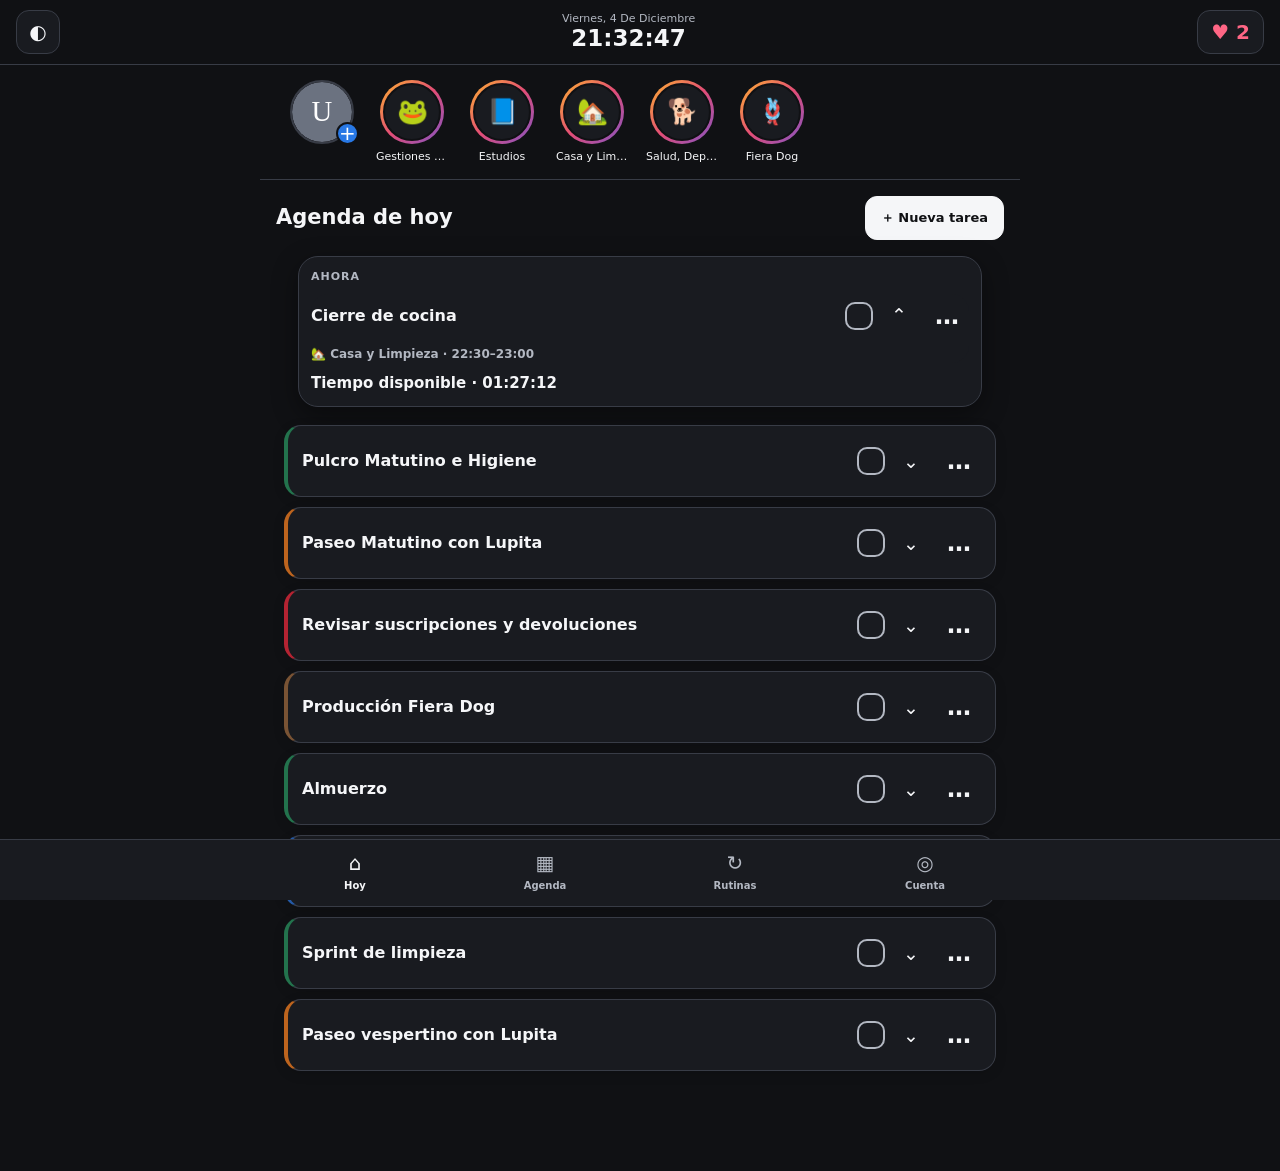
<file: index.html>
<!doctype html>
<html lang="es"><head><meta charset="utf-8"><meta name="viewport" content="width=device-width,initial-scale=1,viewport-fit=cover"><meta name="theme-color" content="#101114"><meta name="description" content="Agenda diaria, tareas prioritarias y rutinas semanales. Funciona sin conexión."><meta name="apple-mobile-web-app-capable" content="yes"><meta name="apple-mobile-web-app-status-bar-style" content="black-translucent"><link rel="icon" href="./icon.svg" type="image/svg+xml"><title>Enfoque Diario</title><link rel="manifest" href="./manifest.json"><link rel="stylesheet" href="./styles.css"></head>
<body><header class="topbar"><button id="themeToggleBtn" class="iconbtn" aria-label="Cambiar tema">◐</button><div class="brand"><small id="currentDateLabel">HOY</small><strong id="clockLabel">00:00:00</strong></div><button id="heartsBadge" class="heart" aria-label="Corazones">♥ <span id="heartsCount">2</span></button></header>
<main class="main">
<section id="view-today" class="view active" aria-label="Agenda de hoy"><div class="stories-wrap"><div class="stories" id="storiesBar" aria-label="Historias"></div></div><div class="section-head"><h1>Agenda de hoy</h1><button id="openNewTaskBtn" class="btn primary">＋ Nueva tarea</button></div><div id="tasksFeed" class="feed"></div></section>
<section id="view-week" class="view"><div class="page"><h1>Agenda semanal</h1><div id="weekAgenda" class="week-agenda"></div></div></section>
<section id="view-routines" class="view"><div class="page"><div class="section-head"><h1>Rutinas</h1><button id="addRoutineBtn" class="btn primary">＋ Hábito</button></div><div class="routinebox"><div class="routine-grid"><div class="routine-row"><div class="routine-cell name head">Hábito</div><div class="routine-cell head">L</div><div class="routine-cell head">M</div><div class="routine-cell head">X</div><div class="routine-cell head">J</div><div class="routine-cell head">V</div><div class="routine-cell head">S</div><div class="routine-cell head">D</div></div><div id="routinesBody" style="display:contents"></div></div></div></div></section>
<section id="view-account" class="view"><div class="page"><h1>Cuenta y ajustes</h1><div class="panel"><div class="profile"><img id="avatarPreview" class="avatar" alt="Foto de perfil"><div><label for="userNameInput">Nombre</label><input id="userNameInput" class="field" maxlength="40" placeholder="Tu nombre"></div></div><label class="btn">Cambiar foto<input id="avatarInput" type="file" accept="image/*" hidden></label><button id="saveProfileBtn" class="btn primary">Guardar perfil</button></div>
<div class="panel"><h2>Categorías</h2><div id="categorySettings"></div></div><div class="panel"><h2>Datos y sincronización</h2><button id="exportJsonBtn" class="btn">Exportar copia JSON</button><label class="btn">Importar JSON<input id="importJsonInput" type="file" accept=".json,application/json" hidden></label><input id="cloudEmailInput" class="field" type="email" autocomplete="email" placeholder="Correo para Magic Link"><button id="cloudLoginBtn" class="btn primary">Enviar enlace de acceso</button><button id="cloudLogoutBtn" class="btn" type="button">Cerrar sesión de nube</button><p id="cloudStatusText" class="muted" role="status" aria-live="polite">Almacenamiento local activo. La sincronización requiere configurar la clave pública de Supabase.</p><details><summary>Configurar Supabase</summary><p class="muted">Abre <code>js/supabase-config.js</code> y pega la URL de tu proyecto y la clave pública anon/publishable. Después ejecuta <code>supabase/schema.sql</code> en el SQL Editor de Supabase y añade la URL publicada de esta PWA a Authentication → URL Configuration → Redirect URLs. Nunca uses la clave <code>service_role</code> en el navegador.</p></details></div></div></section>
</main>
<nav class="nav" aria-label="Navegación"><div class="navinner"><button class="active" data-view="today">⌂<span>Hoy</span></button><button data-view="week">▦<span>Agenda</span></button><button data-view="routines">↻<span>Rutinas</span></button><button data-view="account">◎<span>Cuenta</span></button></div></nav>
<dialog id="taskDialog" class="native-dialog"><form id="taskForm" class="dialog-form"><header class="dialoghead"><h2 id="taskDialogTitle">Nueva tarea</h2><button type="button" id="closeTaskDialog" class="iconbtn" aria-label="Cerrar">×</button></header><input type="hidden" id="editingTaskId"><label>Título<input id="taskTitle" class="field" required maxlength="120"></label><label>Categoría<select id="taskCategory" class="field"></select></label><div class="row"><label>Fecha<input id="taskDate" class="field" type="date" required></label><label>Inicio<input id="taskStart" class="field" type="time" required></label><label>Fin<input id="taskEnd" class="field" type="time" required></label></div><details><summary>Subtareas y repetición</summary><div id="subtasksDraftList"></div><div class="row"><input id="newStepInput" class="field" placeholder="Añadir paso"><button type="button" id="addStepBtn" class="btn">＋</button></div><label>Repetición<select id="taskRepeat" class="field"><option value="none">No repetir</option><option value="daily">Diaria</option><option value="weekly">Semanal</option></select></label></details><div class="dialog-actions"><button type="button" id="cancelTaskBtn" class="btn">Cancelar</button><button class="btn primary" type="submit">Guardar tarea</button></div></form></dialog>
<dialog id="storyDialog" class="story-dialog"><div id="storyShell" class="story-shell"><div id="storyProgress" class="story-progress"></div><header class="story-head"><strong id="storyModalCat"></strong><button id="closeStoryBtn" class="iconbtn" aria-label="Cerrar historias">×</button></header><div class="story-stage" id="storyStage"><h2 id="storyModalTitle"></h2><p id="storyModalMeta"></p><div id="storySteps"></div></div><button id="storyAgendaBtn" class="btn story-cta">Ver detalles en agenda</button></div></dialog>
<div id="toast" class="toast hidden" role="status" aria-live="polite"></div><script type="module" src="./js/app.js"></script></body></html>
</file>
<file: styles.css>
:root{color-scheme:dark;--bg:#101114;--surface:#191b20;--raised:#242730;--text:#f5f6f8;--muted:#b3b8c2;--line:#383c46;--focus:#9bc5ff;--shadow:0 8px 26px #0006;--safe:env(safe-area-inset-bottom)}
html.light{color-scheme:light;--bg:#f3f5f8;--surface:#fff;--raised:#e9edf3;--text:#171a21;--muted:#515b6b;--line:#c9d0da;--focus:#164eaa;--shadow:0 6px 20px #1b26351a}
*{box-sizing:border-box;-webkit-tap-highlight-color:transparent}body{margin:0;background:var(--bg);color:var(--text);font:15px/1.5 system-ui,-apple-system,sans-serif;padding-bottom:calc(76px + var(--safe))}button,input,select{font:inherit;color:inherit}button{cursor:pointer}button:focus-visible,input:focus-visible,select:focus-visible,summary:focus-visible{outline:3px solid var(--focus);outline-offset:3px}button:disabled{opacity:.5;cursor:default}.topbar{position:sticky;top:0;z-index:20;background:var(--bg);border-bottom:1px solid var(--line);padding:10px 16px;display:flex;align-items:center;justify-content:space-between}.brand{text-align:center;display:grid;line-height:1.2}.brand small{font-size:11px;color:var(--muted);text-transform:capitalize}.brand strong{font-size:23px;font-weight:850;font-variant-numeric:tabular-nums}.iconbtn,.heart{min-width:44px;min-height:44px;border:1px solid var(--line);border-radius:13px;background:var(--surface);font-size:20px}.heart{color:#ff6685;padding:0 13px;font-weight:800}.main{max-width:760px;margin:auto}.view{display:none}.view.active{display:block}.stories-wrap{padding:14px 0 12px;border-bottom:1px solid var(--line)}.stories{display:flex;gap:14px;overflow-x:auto;padding:0 16px;scrollbar-width:none}.stories::-webkit-scrollbar{display:none}.story{border:0;background:none;display:grid;justify-items:center;gap:5px;flex:0 0 72px;min-height:88px}.story-ring{width:64px;height:64px;border-radius:50%;padding:3px;background:linear-gradient(135deg,#ffb52e,#e34d76,#8054c7);display:grid;place-items:center}.story-ring>span{width:100%;height:100%;border-radius:50%;display:grid;place-items:center;background:var(--surface);border:2px solid var(--bg);font-size:25px}.story-label{font-size:11px;max-width:72px;white-space:nowrap;overflow:hidden;text-overflow:ellipsis}.add-story{position:relative}.add-story img{width:64px;height:64px;border-radius:50%;object-fit:cover;border:2px solid var(--line)}.add-story>span{position:absolute;right:1px;top:43px;width:23px;height:23px;border-radius:50%;background:#2878e5;color:white;border:2px solid var(--bg);font-size:20px;line-height:18px}.section-head{padding:16px;display:flex;align-items:center;justify-content:space-between;gap:12px}.section-head h1,.page h1{font-size:21px;margin:0;font-weight:850}.btn{min-height:44px;padding:10px 15px;border:1px solid var(--line);border-radius:12px;background:var(--raised);font-weight:750;font-size:13px}.btn.primary{background:var(--text);color:var(--bg);border-color:var(--text)}.feed{padding:0 14px 24px;display:grid;gap:10px}.current-task{padding:12px;margin:0 14px 8px;border:1px solid var(--line);border-radius:20px;background:var(--surface);box-shadow:var(--shadow)}.current-task .task{border:0;box-shadow:none;padding:0}.eyebrow{font-size:11px;letter-spacing:1px;color:var(--muted);font-weight:850;margin:0 0 8px}.task{--cat:#53657a;border:1px solid var(--line);border-left:4px solid var(--cat);border-radius:17px;background:var(--surface);padding:13px 14px;box-shadow:0 3px 12px #0002;min-width:0}.task.completed{background:var(--raised);border-left-color:#777d87;box-shadow:none;color:var(--muted)}.task.completed .task-head h2{text-decoration:line-through}.task-head{display:flex;align-items:center;justify-content:space-between;gap:10px}.task-head h2{font-size:16px;line-height:1.35;margin:0;font-weight:800;overflow-wrap:anywhere}.task-controls{display:flex;align-items:center;gap:4px;flex-shrink:0}.icon-action{position:relative;min-width:44px;min-height:44px;border:0;border-radius:11px;background:transparent;font-size:19px}.icon-action:active{background:var(--raised)}.check{border:2px solid var(--muted);border-radius:10px;width:28px;height:28px;min-width:28px;min-height:28px;font-size:16px}.check.done{background:#16834b;border-color:#16834b;color:#fff}.task-menu{position:relative}.task-menu summary{list-style:none;display:grid;place-items:center;width:44px;height:44px;font-size:24px;cursor:pointer}.task-menu summary::-webkit-details-marker{display:none}.menu-options{position:absolute;right:0;top:42px;z-index:5;min-width:175px;padding:6px;background:var(--raised);border:1px solid var(--line);border-radius:12px;box-shadow:var(--shadow);display:grid}.menu-options button{text-align:left;justify-content:flex-start;min-height:42px;padding:8px;border:0;background:none;border-radius:8px}.task-meta{color:var(--muted);font-size:12px;font-weight:700;margin-top:7px}.task-steps{display:grid;gap:7px;margin-top:12px}.step{width:100%;min-height:44px;text-align:left;justify-content:flex-start;padding:10px 12px;border:0;border-radius:11px;background:var(--raised);font-size:14px}.step.done{color:var(--muted);text-decoration:line-through}.task-foot{font-size:12px;color:var(--muted);padding-top:8px}.countdown{font-size:15px;font-weight:800;font-variant-numeric:tabular-nums;margin-top:9px;color:var(--cat,var(--text))}.target-highlight{outline:3px solid var(--focus);outline-offset:3px}.page{padding:20px 14px;display:grid;gap:16px}.week-agenda{display:grid;gap:18px}.day-group{display:grid;gap:9px}.day-group h2{font-size:15px;text-transform:capitalize;margin:0;padding:9px 3px;border-bottom:1px solid var(--line)}.muted{color:var(--muted);font-size:13px}.routinebox{border:1px solid var(--line);border-radius:16px;overflow:hidden;background:var(--surface)}.routine-grid{display:grid;grid-template-columns:minmax(0,1fr) repeat(7,minmax(30px,38px));align-items:center}.routine-row{display:contents}.routine-cell{min-height:48px;display:grid;place-items:center;border-bottom:1px solid var(--line);font-size:12px}.routine-cell.name{display:flex;justify-content:flex-start;padding:8px 10px;font-size:13px;font-weight:700;overflow-wrap:anywhere}.routine-cell.head{background:var(--raised);font-weight:850;color:var(--muted);min-height:38px}.routine-dot{position:relative;width:23px;height:23px;border:1.5px solid var(--muted);border-radius:7px;background:transparent;color:transparent}.routine-dot:after{content:"";position:absolute;width:44px;height:44px;inset:50% auto auto 50%;transform:translate(-50%,-50%)}.routine-dot.on{background:#16834b;border-color:#16834b;color:white}.panel{background:var(--surface);border:1px solid var(--line);border-radius:16px;padding:15px;display:grid;gap:12px}.panel h2{font-size:16px;margin:0}.profile{display:flex;gap:14px;align-items:center}.avatar{width:68px;height:68px;border-radius:50%;object-fit:cover;background:var(--raised)}.field{width:100%;min-width:0;min-height:44px;background:var(--raised);border:1px solid var(--line);border-radius:11px;padding:10px 12px;color:var(--text)}label{display:grid;gap:5px;font-size:13px;font-weight:700}.category-edit{display:grid;grid-template-columns:48px minmax(0,1fr) 46px 72px;gap:6px;align-items:center;margin:8px 0}.category-edit input[type=color]{width:44px;height:44px;border:1px solid var(--line);border-radius:9px;background:var(--raised);padding:3px}.category-edit .btn{padding:7px;font-size:12px}.row{display:grid;grid-template-columns:repeat(3,minmax(0,1fr));gap:8px}.dialog-form{display:grid;gap:13px}.native-dialog{width:min(94vw,520px);max-height:90dvh;overflow:auto;background:var(--surface);color:var(--text);border:1px solid var(--line);border-radius:20px;padding:19px;box-shadow:var(--shadow)}dialog::backdrop{background:#000b;backdrop-filter:blur(5px)}.dialoghead{display:flex;align-items:center;justify-content:space-between}.dialoghead h2{font-size:20px;margin:0}.dialog-actions{display:flex;justify-content:flex-end;gap:8px}details>summary{cursor:pointer;font-weight:750;padding:10px 0}.story-dialog{padding:0;border:0;width:100vw;height:100dvh;max-width:none;max-height:none;margin:0;border-radius:0;background:transparent;color:white;overflow:hidden}.story-dialog::backdrop{background:#000}.story-shell{height:100%;width:100%;padding:calc(12px + env(safe-area-inset-top)) 16px calc(18px + var(--safe));display:flex;flex-direction:column;background:#53657a;position:relative}.story-progress{display:flex;gap:4px;height:3px;width:100%;margin-bottom:14px}.story-track{height:3px;flex:1;background:#ffffff65;border-radius:4px;overflow:hidden}.story-track i{display:block;height:100%;width:0;background:white}.story-head{display:flex;justify-content:space-between;align-items:center;min-height:44px;text-shadow:0 1px 3px #0008}.story-head .iconbtn{background:#0004;color:white;border-color:#ffffff55}.story-stage{flex:1;display:flex;flex-direction:column;justify-content:center;align-items:center;text-align:center;padding:20px;text-shadow:0 2px 8px #0006}.story-stage h2{font-size:clamp(28px,7vw,42px);line-height:1.12;margin:0 0 12px}.story-stage p{font-size:16px}.story-cta{background:#fff;color:#171717;border:0;width:100%;min-height:50px}.nav{position:fixed;bottom:0;left:0;right:0;z-index:25;background:var(--surface);border-top:1px solid var(--line);padding-bottom:var(--safe)}.navinner{max-width:760px;height:60px;margin:auto;display:grid;grid-template-columns:repeat(4,1fr)}.nav button{border:0;background:none;color:var(--muted);font-size:20px;display:flex;flex-direction:column;align-items:center;justify-content:center;gap:0}.nav button span{font-size:10px;font-weight:700}.nav button.active{color:var(--text)}.toast{position:fixed;z-index:80;bottom:calc(76px + var(--safe));left:50%;transform:translateX(-50%);max-width:calc(100vw - 24px);background:var(--text);color:var(--bg);padding:11px 14px;border-radius:12px;display:flex;gap:12px;align-items:center;box-shadow:var(--shadow);font-weight:700}.toast button{color:#c07800;font-weight:850;border:0;background:none}.empty{text-align:center;padding:35px 15px;color:var(--muted)}.hidden{display:none!important}@media(min-width:700px){.feed,.week-agenda{padding-left:24px;padding-right:24px}.stories{padding-left:24px}.story-shell{max-width:540px;margin:auto}.story-dialog{background:#000}.story-dialog::backdrop{background:#000e}.story-shell{box-shadow:0 0 40px #0008}}@media(max-width:390px){.routine-grid{grid-template-columns:minmax(0,1fr) repeat(7,30px)}.category-edit{grid-template-columns:42px minmax(0,1fr) 40px 64px}.category-edit .field{padding:7px;font-size:12px}.row{grid-template-columns:1fr 1fr}.row label:first-child{grid-column:1/-1}}
</file>
